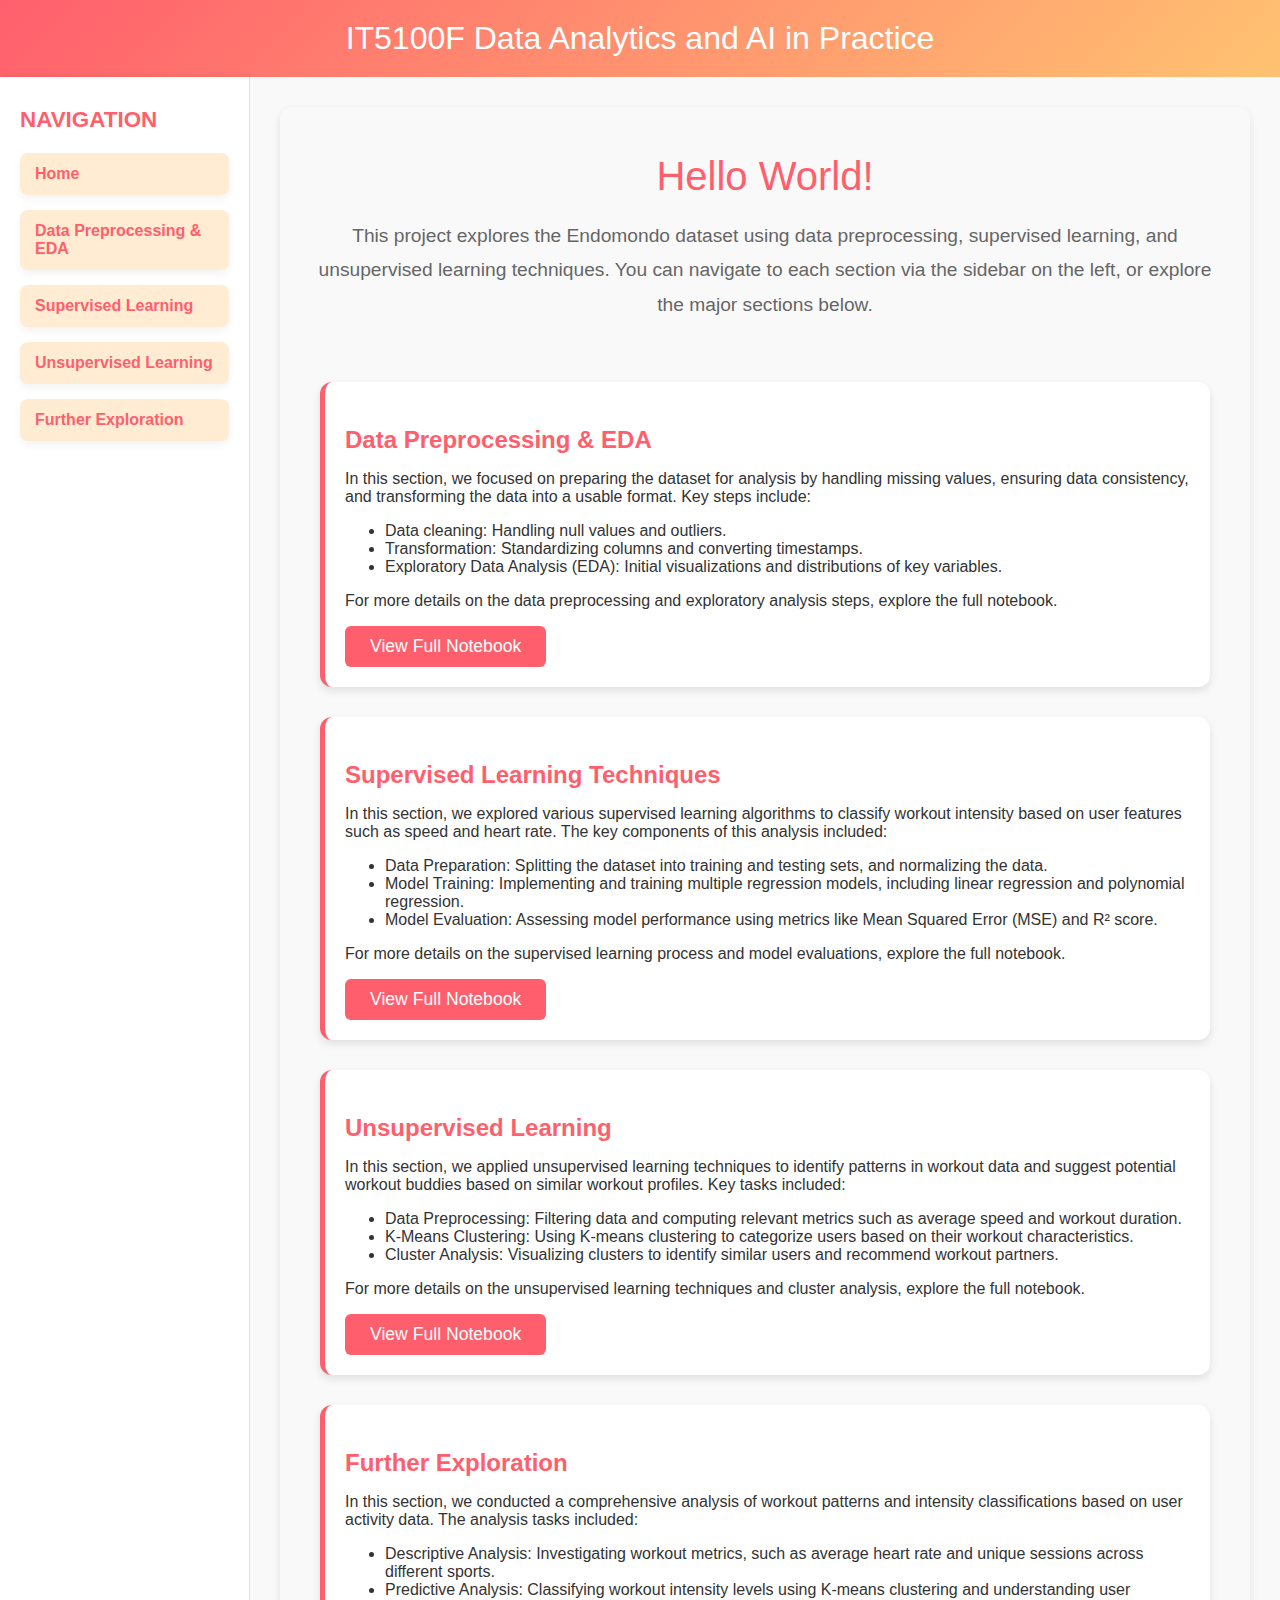
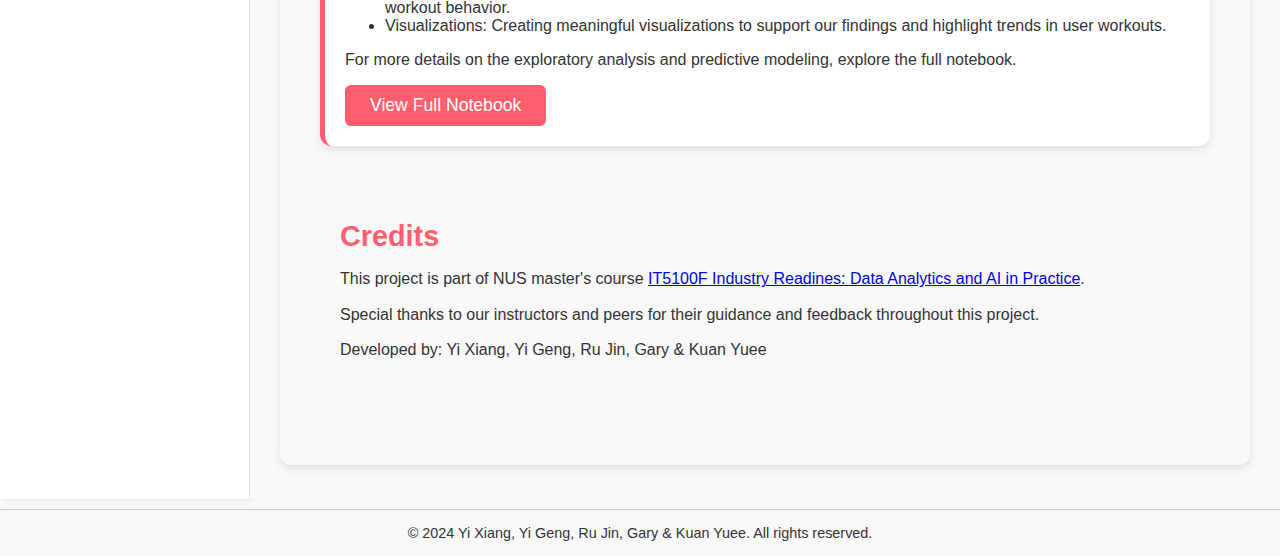
<file: docs/index.html>
<!DOCTYPE html>
<html lang="en">
<head>
    <!-- Metadata and Title -->
    <meta charset="UTF-8">
    <meta name="viewport" content="width=device-width, initial-scale=1.0">
    <title>IT5100F Data Analytics and AI in Practice</title>
    
    <!-- Link to External CSS -->
    <link rel="stylesheet" href="styles_index.css">
    <!-- Include Font Awesome Icons -->
    <link rel="stylesheet" href="https://cdnjs.cloudflare.com/ajax/libs/font-awesome/6.4.0/css/all.min.css">
</head>
<body>
    <header>
        IT5100F Data Analytics and AI in Practice
    </header>

    <div class="container">
        <!-- Sidebar Navigation -->
        <div class="sidebar">
            <h2>Navigation</h2>
            <a href="#" onclick="loadPage('home.html'); return false;">Home</a>
            <a href="#" onclick="loadPage('page1.html'); return false;">Data Preprocessing & EDA</a>
            <a href="#" onclick="loadPage('page2.html'); return false;">Supervised Learning</a>
            <a href="#" onclick="loadPage('page3.html'); return false;">Unsupervised Learning</a>
            <a href="#" onclick="loadPage('page4.html'); return false;">Further Exploration</a>
        </div>

        <!-- Main Content with Embedded Iframe -->
        <div class="main-content">
            <iframe id="mainIframe" src="home.html"></iframe>
        </div>
    </div>

    <footer class="footer">
        <p>&copy; 2024 Yi Xiang, Yi Geng, Ru Jin, Gary & Kuan Yuee. All rights reserved.</p>
        <!-- <p>Designed as part of the Data Analytics project for the NUS IT5100F course.</p> -->
    </footer>

    <!-- Back to Top Button -->
    <button onclick="topFunction()" id="backToTopBtn" title="Go to top">
        <i class="fas fa-arrow-up"></i> Back to Top
    </button>

    <!-- Scripts -->
    <script>
        // Function to dynamically change the iframe source
        function loadPage(page) {
            var iframe = document.getElementById('mainIframe');
            iframe.style.height = '0px'; // Reset height
            iframe.src = page;
            window.scrollTo({top: 0, behavior: 'smooth'});
        }

        // Listen for messages from the iframe to adjust its height
        window.addEventListener('message', function(event) {
            if (event.data.iframeHeight) {
                var iframe = document.getElementById('mainIframe');
                iframe.style.height = event.data.iframeHeight + 'px';
            }
        });

        // Add load event listener to iframe
        var iframe = document.getElementById('mainIframe');
        iframe.addEventListener('load', function() {
            // Scroll parent page to top when iframe content loads
            window.scrollTo({top: 0, behavior: 'smooth'});
        });

        // Get the button:
        var mybutton = document.getElementById("backToTopBtn");

        // When the user scrolls down 20px from the top of the document, show the button
        window.onscroll = function() {scrollFunction()};

        function scrollFunction() {
            if (document.body.scrollTop > 20 || document.documentElement.scrollTop > 20) {
                mybutton.style.display = "block";
            } else {
                mybutton.style.display = "none";
            }
        }

        // When the user clicks on the button, scroll to the top of the document smoothly
        function topFunction() {
            window.scrollTo({top: 0, behavior: 'smooth'});
        }
    </script>
</body>
</html>
</file>
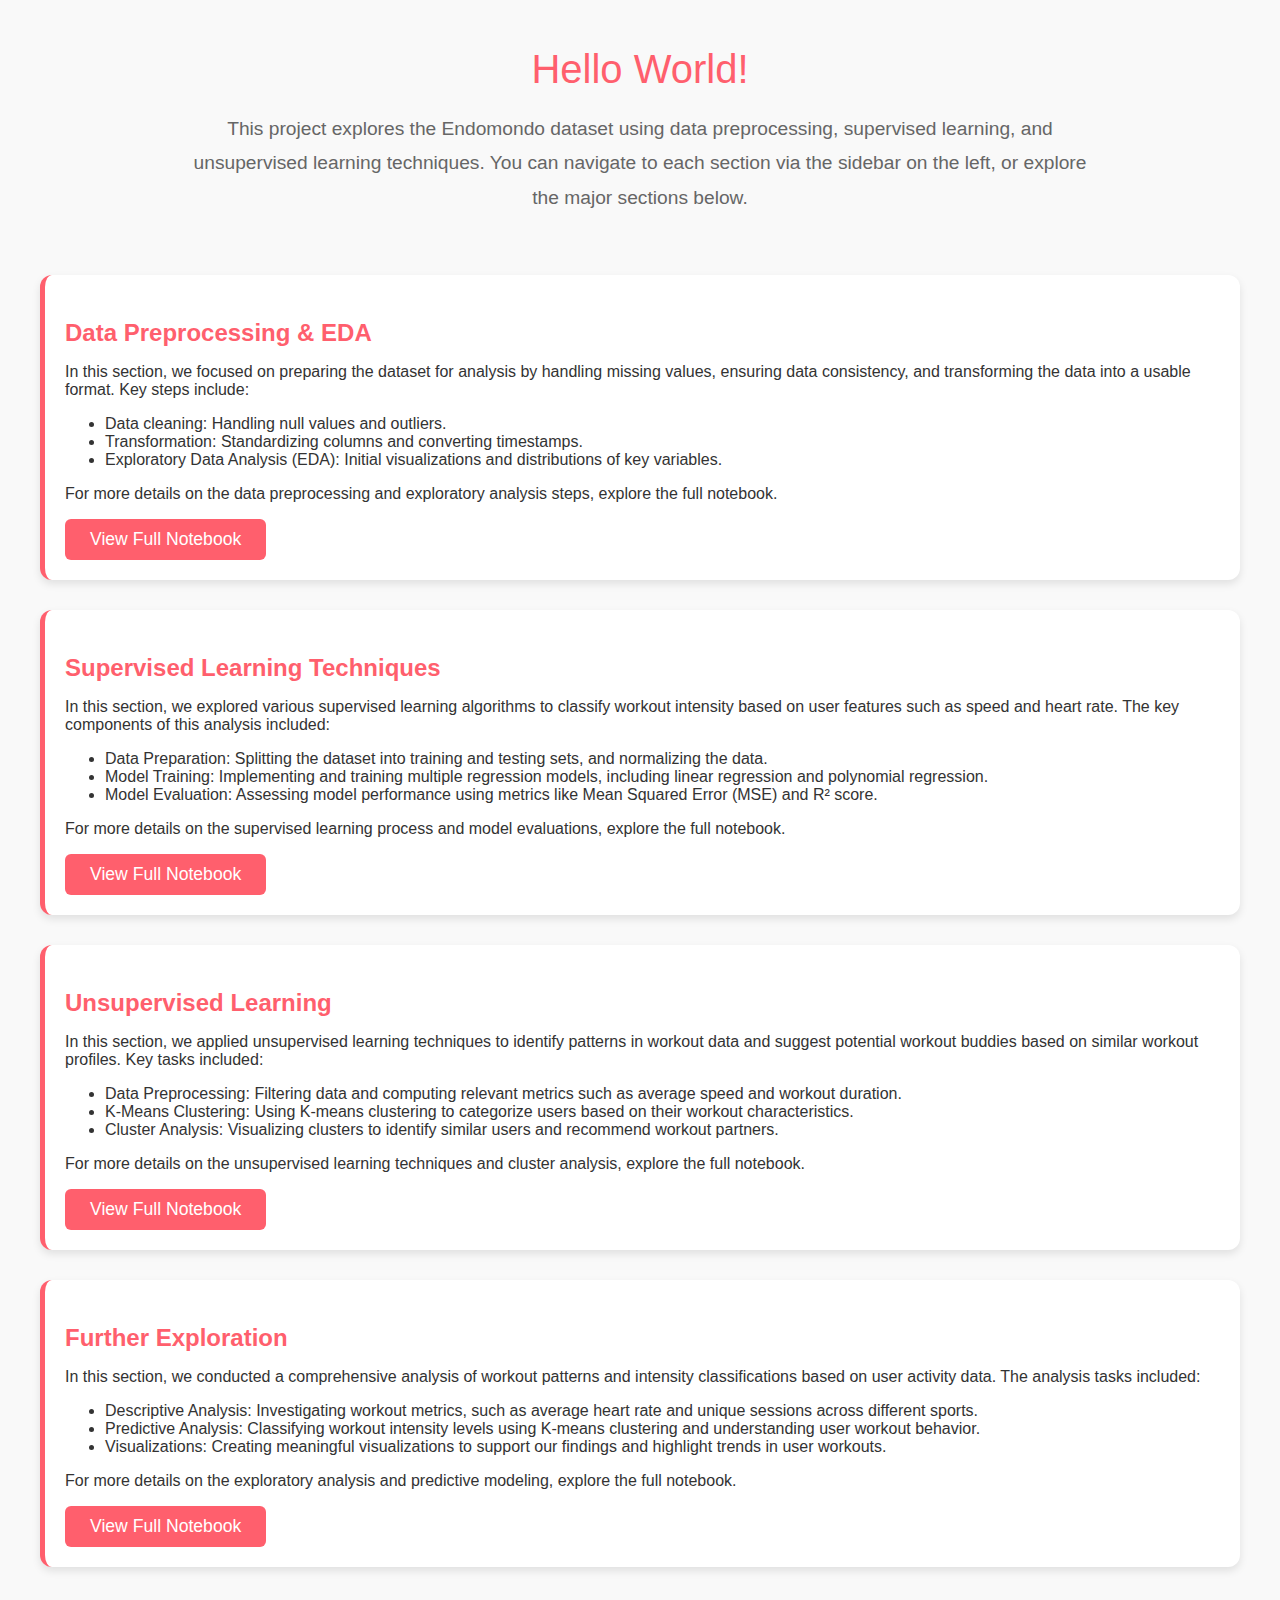
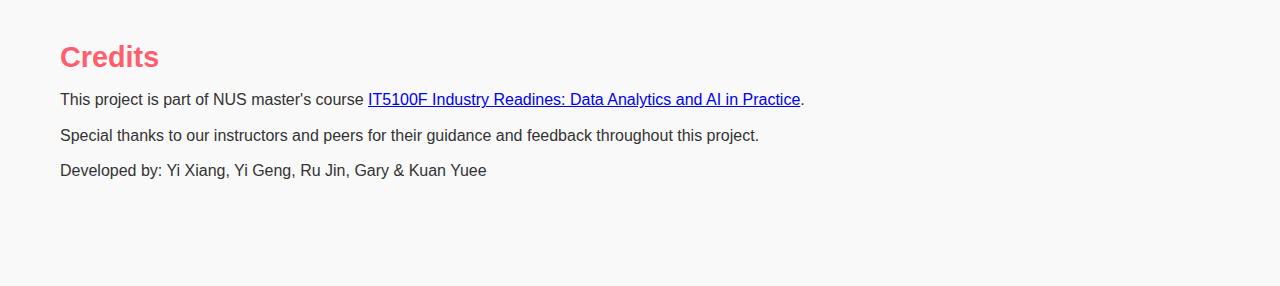
<file: docs/home.html>
<!DOCTYPE html>
<html lang="en">
<head>
    <meta charset="UTF-8">
    <meta name="viewport" content="width=device-width, initial-scale=1.0">
    <title>Welcome to the Endomondo Data Analytics Project</title>

    <link rel="stylesheet" href="styles_home.css">
    <script>
        function sendHeight() {
            var body = document.body,
                html = document.documentElement;
    
            var height = Math.max(body.scrollHeight, body.offsetHeight,
                                  html.clientHeight, html.scrollHeight, html.offsetHeight);
    
            // Send the height to the parent window
            window.parent.postMessage({ iframeHeight: height }, '*');
        }
    
        // Call the function on page load and when the window is resized
        window.addEventListener('load', sendHeight);
        window.addEventListener('resize', sendHeight);
    </script>
</head>
<body>

<div class="intro">
    <h1>Hello World!</h1>
    <p>
        This project explores the Endomondo dataset using data preprocessing, supervised learning, and unsupervised learning techniques.
        You can navigate to each section via the sidebar on the left, or explore the major sections below.
    </p>
</div>

<div class="dashboard">
    <div id="data-preprocessing" class="panel">
        <h3>Data Preprocessing & EDA</h3>
        <p>In this section, we focused on preparing the dataset for analysis by handling missing values, ensuring data consistency, and transforming the data into a usable format. Key steps include:</p>
        <ul>
            <li>Data cleaning: Handling null values and outliers.</li>
            <li>Transformation: Standardizing columns and converting timestamps.</li>
            <li>Exploratory Data Analysis (EDA): Initial visualizations and distributions of key variables.</li>
        </ul>
        <p>For more details on the data preprocessing and exploratory analysis steps, explore the full notebook.</p>
        <div class="cta">
            <a href="page1.html">View Full Notebook</a>
        </div>
    </div>

    <div id="supervised-learning" class="panel">
        <h3>Supervised Learning Techniques</h3>
        <p>In this section, we explored various supervised learning algorithms to classify workout intensity based on user features such as speed and heart rate. The key components of this analysis included:</p>
        <ul>
            <li>Data Preparation: Splitting the dataset into training and testing sets, and normalizing the data.</li>
            <li>Model Training: Implementing and training multiple regression models, including linear regression and polynomial regression.</li>
            <li>Model Evaluation: Assessing model performance using metrics like Mean Squared Error (MSE) and R² score.</li>
        </ul>
    <p>For more details on the supervised learning process and model evaluations, explore the full notebook.</p>
        <div class="cta">
            <a href="page2.html">View Full Notebook</a>
        </div>
    </div>

    <div id="unsupervised-learning" class="panel">
        <h3>Unsupervised Learning</h3>
        <p>In this section, we applied unsupervised learning techniques to identify patterns in workout data and suggest potential workout buddies based on similar workout profiles. Key tasks included:</p>
        <ul>
            <li>Data Preprocessing: Filtering data and computing relevant metrics such as average speed and workout duration.</li>
            <li>K-Means Clustering: Using K-means clustering to categorize users based on their workout characteristics.</li>
            <li>Cluster Analysis: Visualizing clusters to identify similar users and recommend workout partners.</li>
        </ul>
        <p>For more details on the unsupervised learning techniques and cluster analysis, explore the full notebook.</p>
        <div class="cta">
            <a href="page3.html">View Full Notebook</a>
        </div>
    </div>

    <div id="free-form-exploration" class="panel">
        <h3>Further Exploration</h3>
        <p>In this section, we conducted a comprehensive analysis of workout patterns and intensity classifications based on user activity data. The analysis tasks included:</p>
        <ul>
            <li>Descriptive Analysis: Investigating workout metrics, such as average heart rate and unique sessions across different sports.</li>
            <li>Predictive Analysis: Classifying workout intensity levels using K-means clustering and understanding user workout behavior.</li>
            <li>Visualizations: Creating meaningful visualizations to support our findings and highlight trends in user workouts.</li>
        </ul>
        <p>For more details on the exploratory analysis and predictive modeling, explore the full notebook.</p>
        <div class="cta">
            <a href="page4.html">View Full Notebook</a>
        </div>
    </div>

    <!-- Additional Sections -->
    <div class="credits">
        <h2>Credits</h2>
        <p>This project is part of NUS master's course <a href="https://nusmods.com/courses/IT5100F/industry-readiness-data-analytics-and-ai-in-practice" target="_blank">IT5100F Industry Readines: Data Analytics and AI in Practice</a>.</p>
        <p>Special thanks to our instructors and peers for their guidance and feedback throughout this project.</p>
        <p>Developed by: Yi Xiang, Yi Geng, Ru Jin, Gary & Kuan Yuee</p>
    </div>
</div>

</body>
</html>
</file>
<file: docs/styles_index.css>
/* Base Styles */
* {
    margin: 0;
    padding: 0;
    box-sizing: border-box;
}
body {
    font-family: 'Arial', sans-serif;
    background-color: #f9f9f9;
    color: #333;
}

/* Colorful Gradient Header */
header {
    background: linear-gradient(135deg, #ff5f6d, #ffc371);
    color: white;
    padding: 20px;
    text-align: center;
    font-size: 2rem;
    font-weight: 300;
    box-shadow: 0 4px 6px rgba(0, 0, 0, 0.1);
}

/* Layout: Sidebar and Main Content */
.container {
    display: flex;
    min-height: 100vh;
}

/* Sidebar */
.sidebar {
    width: 250px;
    background-color: #ffffff;
    padding: 30px 20px;
    box-shadow: 2px 0 6px rgba(0, 0, 0, 0.1);
    border-right: 1px solid #e0e0e0;
}
.sidebar h2 {
    font-size: 1.4rem;
    margin-bottom: 20px;
    color: #ff5f6d;
    text-transform: uppercase;
}
.sidebar a {
    display: block;
    padding: 12px 15px;
    margin: 15px 0;
    background-color: #ffecd2;
    color: #ff5f6d;
    text-decoration: none;
    font-weight: 600;
    border-radius: 8px;
    transition: background-color 0.3s, color 0.3s, box-shadow 0.3s;
    box-shadow: 0 4px 8px rgba(0, 0, 0, 0.05);
}
.sidebar a:hover {
    background-color: #ffc371;
    color: white;
    box-shadow: 0 6px 12px rgba(0, 0, 0, 0.15);
}

/* Main Content */
.main-content {
    flex-grow: 1;
    padding: 30px;
    background-color: #f9f9f9;
}

/* Iframe Styling */
iframe {
    width: 100%;
    height: calc(100vh - 120px);
    border: none;
    border-radius: 12px;
    box-shadow: 0 4px 8px rgba(0, 0, 0, 0.1);
}

/* Responsive Styles */
@media screen and (max-width: 768px) {
    .container {
        flex-direction: column;
    }
    .sidebar {
        width: 100%;
        border-right: none;
        border-bottom: 1px solid #e0e0e0;
    }
}

/* Footer Styles */
.footer {
    background-color: #f9f9f9; /* Light background for the footer */
    color: #333; /* Text color */
    text-align: center; /* Centered text */
    padding: 10px; /* Padding for spacing */
    position: relative; /* To allow positioning */
    bottom: 0; /* Position at the bottom */
    width: 100%; /* Full width */
    margin-top: 10px; /* Space above the footer */
    border-top: 1px solid #ccc; /* Top border for separation */
}

.footer p {
    margin: 5px 0; /* Margin for spacing between lines */
    font-size: 0.9rem; /* Smaller font size for footer text */
}

/* Back to Top Button */
#backToTopBtn {
    display: none; /* Hidden by default */
    position: fixed; /* Fixed/sticky position */
    bottom: 20px; /* 20px from the bottom */
    right: 30px; /* 30px from the right */
    z-index: 99; /* Ensure it is above other elements */
    font-size: 18px;
    border: none;
    outline: none;
    background-color: #555; /* Dark grey */
    color: white;
    cursor: pointer;
    padding: 15px 20px;
    border-radius: 4px;
  }
  
  #backToTopBtn i {
    margin-right: 8px; /* Space between icon and text */
  }
  
  #backToTopBtn:hover {
    background-color: #333; /* Darker grey */
  }
</file>
<file: docs/styles_home.css>
/* Home Page Styles */

/* General body styling for home page */
body {
    font-family: 'Helvetica Neue', Arial, sans-serif;
    margin: 0;
    padding: 20px;
    background-color: #f9f9f9;
    color: #333;
}

/* Title styling */
h1 {
    color: #ff5f6d;
    text-align: center;
    font-size: 2.5rem;
    font-weight: 300;
    margin-bottom: 20px;
}

/* Intro section */
.intro {
    max-width: 900px;
    margin: 0 auto;
    text-align: center;
}

.intro p {
    font-size: 1.2rem;
    line-height: 1.8;
    margin-bottom: 40px;
    color: #666;
}

/* Dashboard Panels */
.dashboard {
    display: flex;
    flex-direction: column;
    gap: 30px;
    padding: 20px;
}

.panel {
    background-color: white;
    padding: 20px;
    border-radius: 12px;
    box-shadow: 0 4px 8px rgba(0, 0, 0, 0.1);
    transition: transform 0.3s ease;
    border-left: 5px solid #ff5f6d;
}

.panel:hover {
    transform: translateY(-5px);
}

.panel h3 {
    font-size: 1.5rem;
    color: #ff5f6d;
    margin-bottom: 10px;
}

.panel img {
    width: 100%;
    border-radius: 8px;
    margin: 15px 0;
}

.panel p {
    font-size: 1rem;
    color: #333;
}

/* Call to action button */
.cta a {
    display: inline-block;
    background-color: #ff5f6d;
    color: white;
    padding: 10px 25px;
    text-decoration: none;
    border-radius: 6px;
    transition: background-color 0.3s ease;
    font-size: 1.1rem;
}

.cta a:hover {
    background-color: #ff866c;
}

/* Responsive adjustments */
@media (min-width: 768px) {
    .dashboard {
        grid-template-columns: 1fr 1fr;
    }
}

@media (min-width: 1024px) {
    .dashboard {
        grid-template-columns: 1fr 1fr 1fr;
    }
}


/* Additional Sections Styles */
/* Credits Section */
.credits {
    background-color: transparent; /* No background color */
    padding: 20px; /* Padding for spacing */
    margin-bottom: 30px; /* Space below the section */
}

.credits h2 {
    font-size: 1.8rem; /* Font size for the section title */
    color: #ff5f6d; /* Title color */
    margin-bottom: 10px; /* Space below the title */
}

.credits p {
    font-size: 1rem; /* Font size for the paragraph */
    color: #333; /* Text color */
    line-height: 1.2; /* Improved readability */
}
</file>
